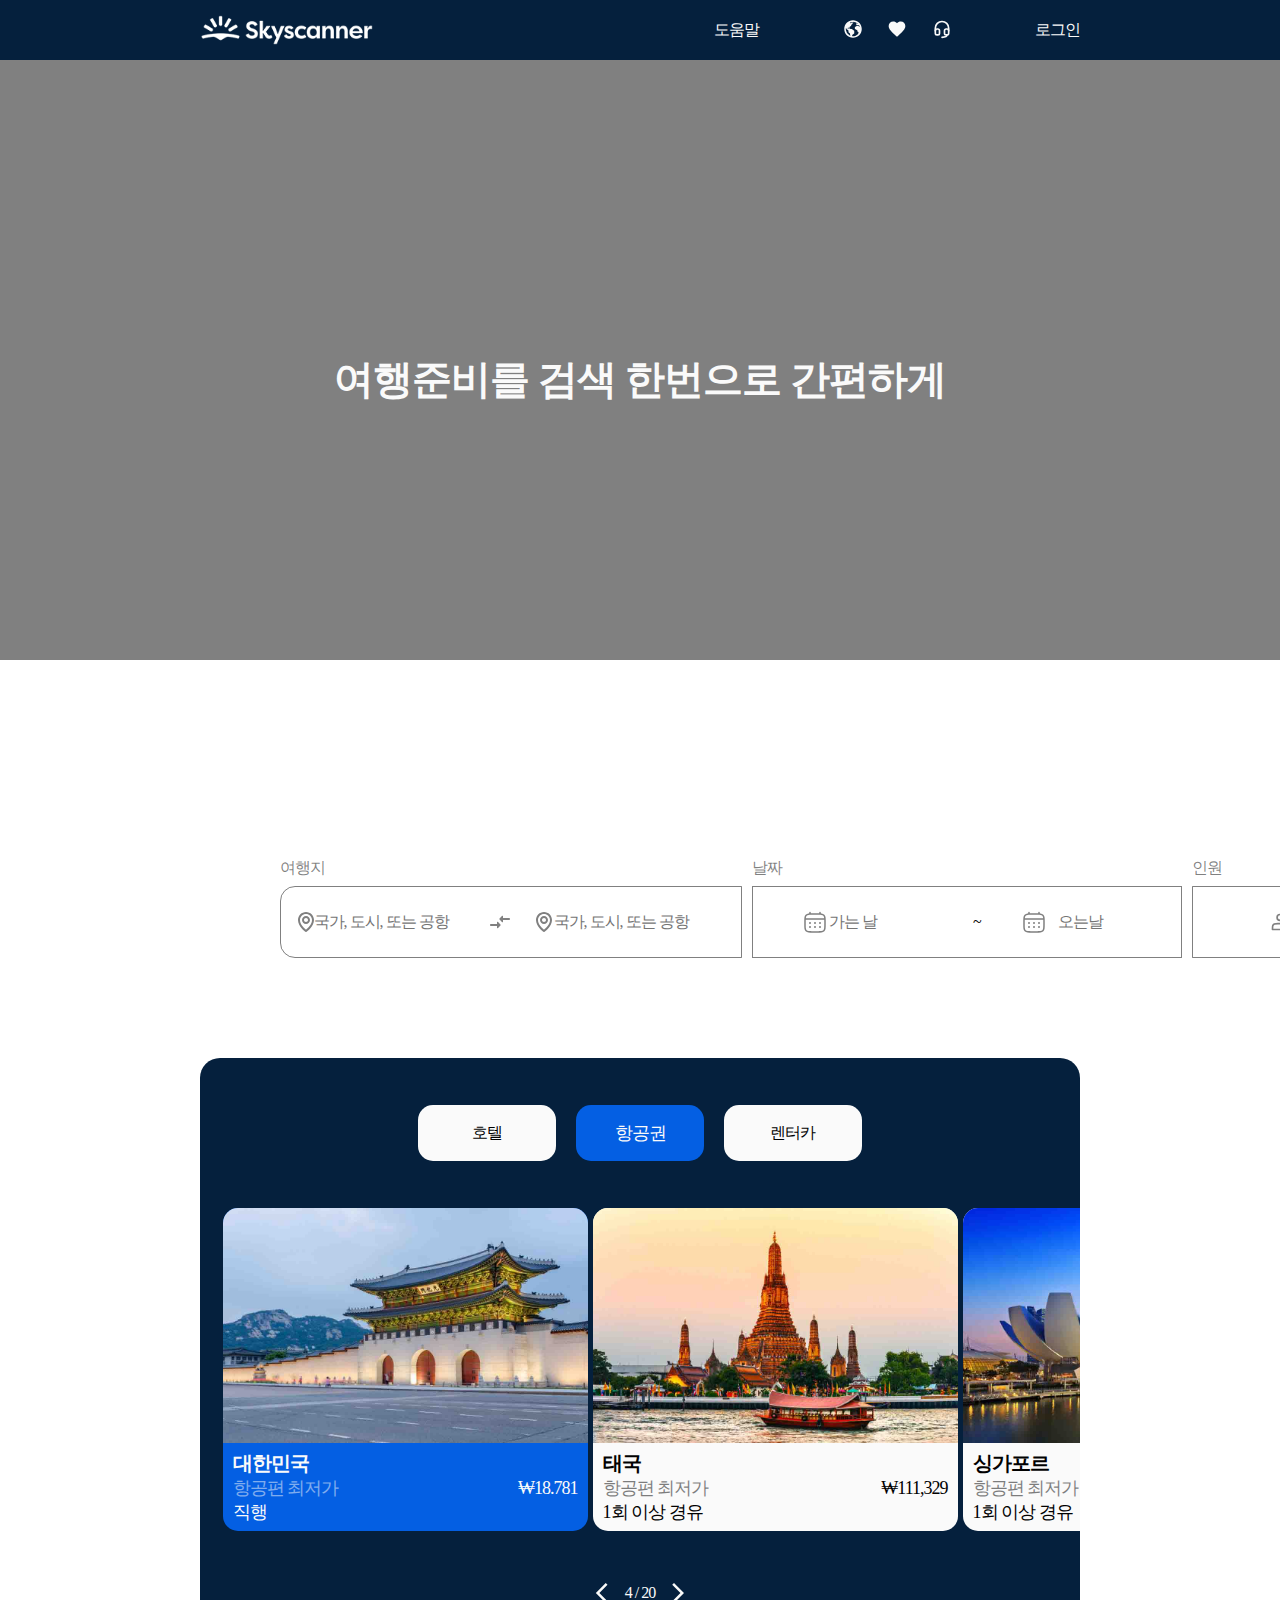
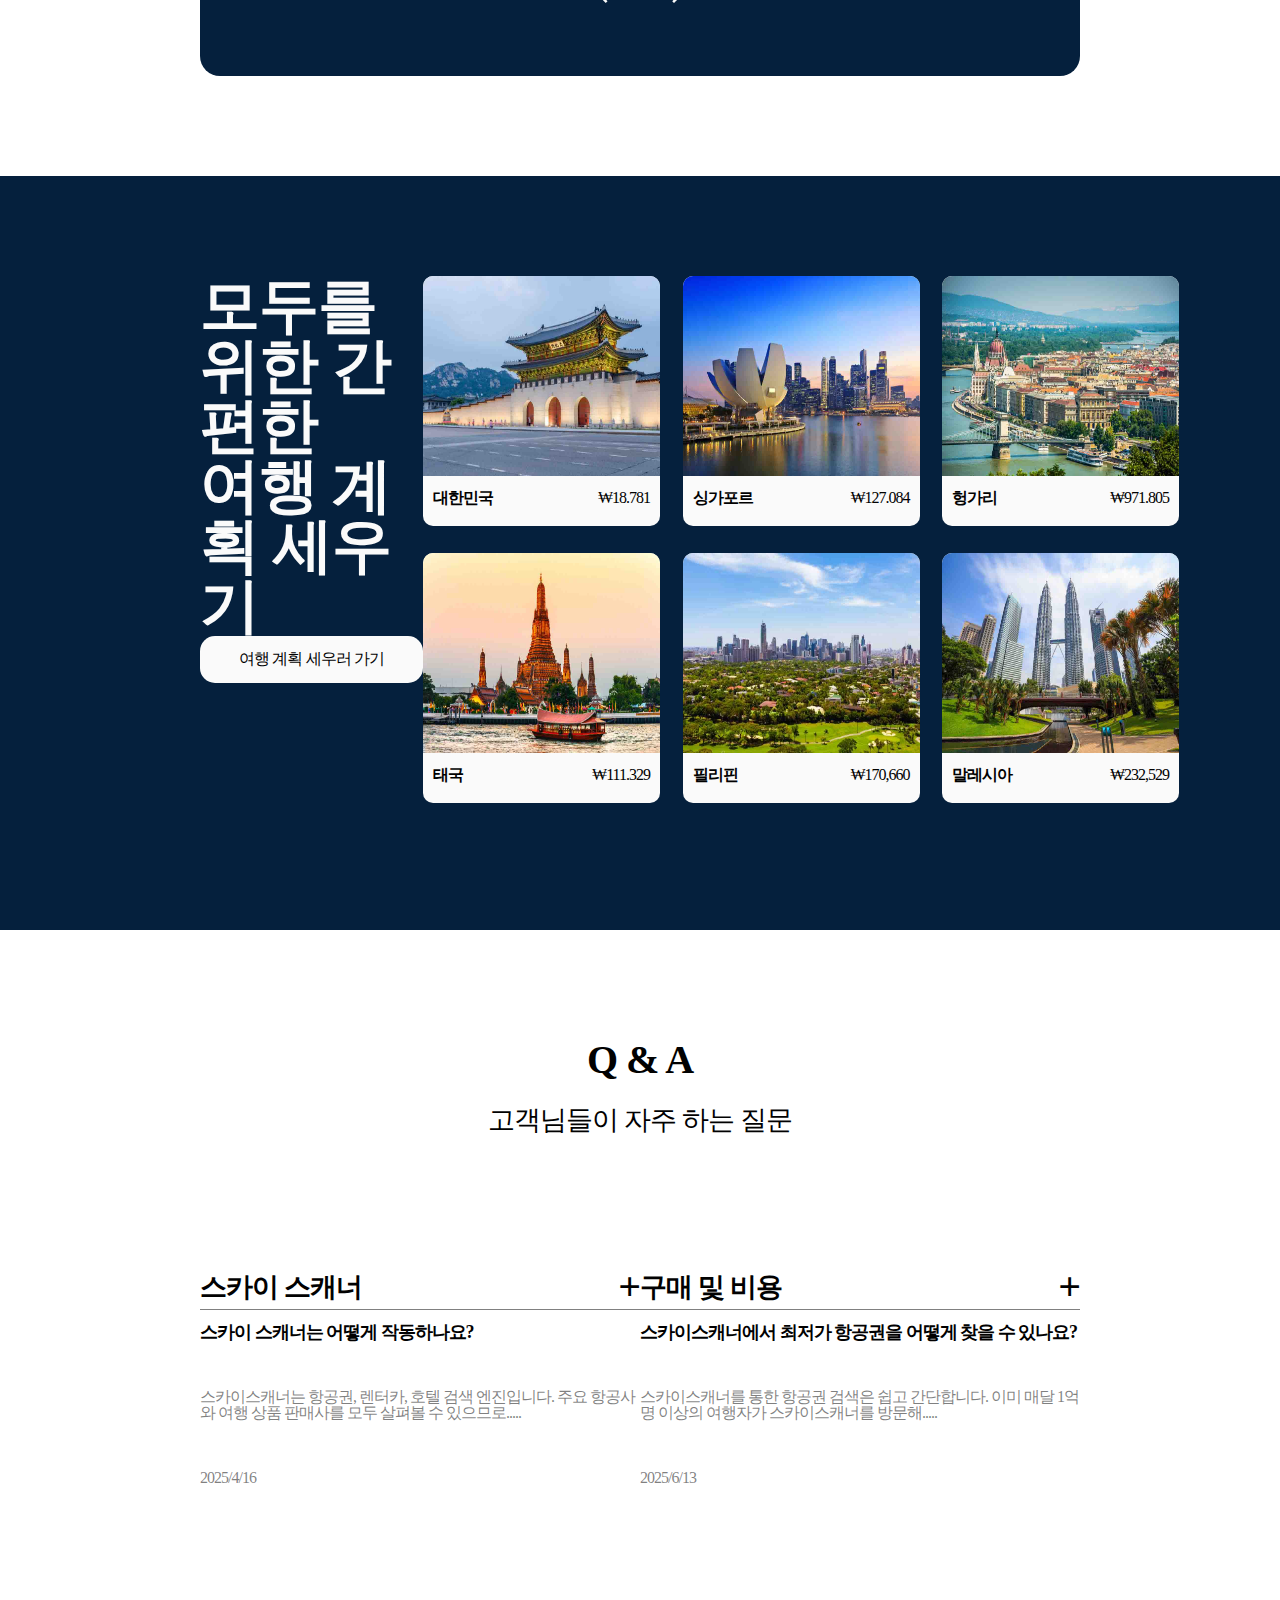
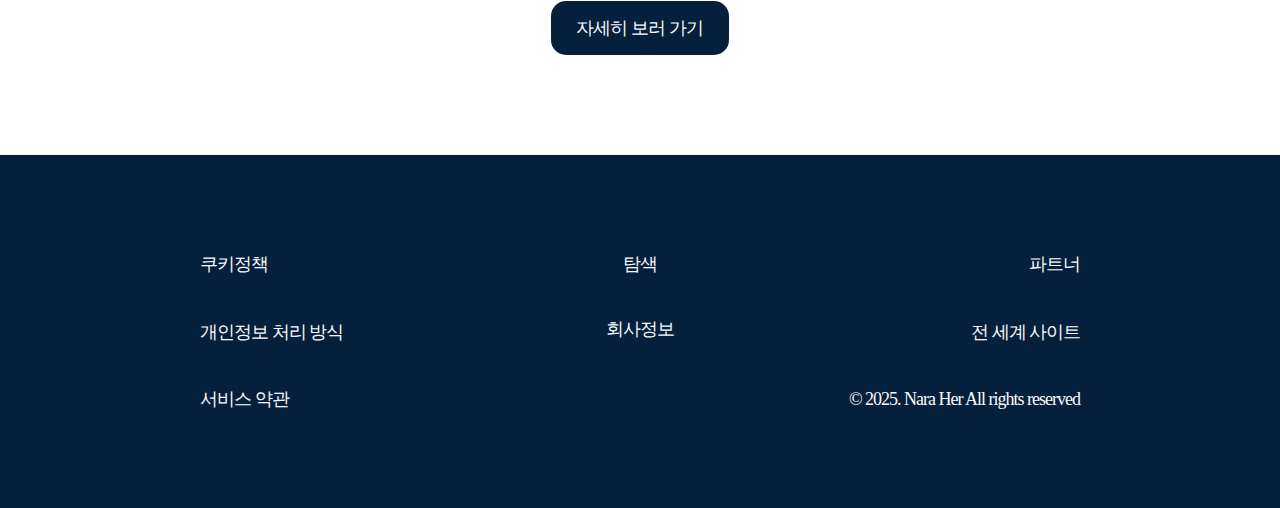
<file: p_p/skyscanner/main/index.html>
<!DOCTYPE html>
<html>
<head>
    <meta charset="UTF-8">
    <meta name="viewport" content="width=device-width, initial-scale=1.0">
    <title>sky scanner</title>


     <link rel="stylesheet" href="css/reset.css">
    
    <link rel="stylesheet" href="css\common.css">
    <link rel="stylesheet" href="css/styie.css">
    
    <script src="jquery-3.7.1.min.js"></script>
    
    <link rel="preconnect" href="https://fonts.googleapis.com">
    <link rel="preconnect" href="https://fonts.gstatic.com" crossorigin>
    <link href="https://fonts.googleapis.com/css2?family=Noto+Sans+KR:wght@100..900&family=Outfit:wght@100..900&display=swap" rel="stylesheet">

    <script>

        $(document).ready(function(){

            var num = 0;

            $('.right_btn').click(function(){
                // >

                num++;

                if(num>1){

                    num = 0;

                };

                console.log(num);

                $('.con_wrap_2').stop().animate({

                    left: -250 * num

                });

            });

            $('.left_btn').click(function(){
                // <

                num--;
                
                if(num<0){

                    num = 1;
                };

                $('.con_wrap_2').stop().animate({

                    left: -250*num

                });


            });


   

        });


     </script>

</head>

<body>

    <header>

    

        <div class="logo">

            <a href="#">

                <img src="img\Skyscanner-Logo.wine.png" 
                alt="sky_seanner_logo 스카이_스캐너_로고">

            </a>

        </div>

        <div class="menu_wrap">

            <div class="help">

                <a href="#">도움말</a>

            </div>

            <ul class="icon_wrap">

                <li class="icon i_earth">

                    <a href="#">

                        <svg xmlns="http://www.w3.org/2000/svg" width="20px" height="20px" viewBox="0 0 512 512">
                            <rect width="512" height="512" fill="none" />
                            <path fill="#fafafa" d="m267 474l-.8-.13a.85.85 0 0 0 .8.13m181.9-286.22a5.51 5.51 0 0 0-10.67-.63A5.52 5.52 0 0 1 433 191h-15.47a5.5 5.5 0 0 1-2.84-.79l-22.38-13.42a5.5 5.5 0 0 0-2.84-.79h-35.8a5.5 5.5 0 0 0-3.06.93l-44.15 29.43A5.52 5.52 0 0 0 304 211v41.74a5.51 5.51 0 0 0 2.92 4.87l57.89 30.9a5.55 5.55 0 0 1 2.92 4.8l.27 23.49a5.53 5.53 0 0 0 2.85 4.75l23.26 12.87a5.54 5.54 0 0 1 2.85 4.83v48.6a5.52 5.52 0 0 0 9.17 4.14c9.38-8.26 22.83-20.32 24.62-23.08q4.44-6.87 8.33-14.07a207.4 207.4 0 0 0 13.6-31c12.68-36.71 2.66-102.7-3.78-136.06M286.4 302.8l-61.33-46a4 4 0 0 0-2.4-.8h-29.1a3.78 3.78 0 0 1-2.68-1.11l-13.72-13.72a4 4 0 0 0-2.83-1.17h-53.19a3.79 3.79 0 0 1-2.68-6.47l8.42-8.42a3.78 3.78 0 0 1 2.68-1.11h32.37a8 8 0 0 0 7.7-5.83l6.89-24.5a4 4 0 0 1 2-2.47L206 177.06a3.79 3.79 0 0 0 2.05-3.37v-12.5a3.8 3.8 0 0 1 .68-2.17l14.6-21.02a3.75 3.75 0 0 1 1.78-1.38l20.43-7.67a3.79 3.79 0 0 0 2.46-3.55V114a3.8 3.8 0 0 0-1.69-3.16l-20.48-13.62A3.83 3.83 0 0 0 222 97l-27.88 13.94a3.78 3.78 0 0 1-4-.41l-13.22-10.45a3.8 3.8 0 0 1 .1-6l10.74-7.91a3.78 3.78 0 0 0-.09-6.16l-16.73-11.67a3.78 3.78 0 0 0-4-.22c-6.05 3.31-23.8 13.11-30.1 17.52a209.5 209.5 0 0 0-68.16 80c-1.82 3.76-4.07 7.59-4.29 11.72s-3.46 13.35-4.81 17.08a3.78 3.78 0 0 0 .24 3.1l35.69 65.58a3.74 3.74 0 0 0 1.38 1.44l37.55 22.54a3.78 3.78 0 0 1 1.81 2.73l7.52 54.54a3.82 3.82 0 0 0 1.61 2.61l29.3 20.14a4 4 0 0 1 1.65 2.48l15.54 73.8a3.6 3.6 0 0 0 .49 1.22c1.46 2.36 7.28 11 14.3 12.28c-.65.18-1.23.59-1.88.78a48 48 0 0 1 5 1.16c2 .54 4 1 6 1.43c3.13.62 3.44 1.1 4.94-1.68c2-3.72 4.29-5 6-5.46a3.85 3.85 0 0 0 2.89-2.9l10.07-46.68a4 4 0 0 1 1.6-2.42l45-31.9a4 4 0 0 0 1.69-3.27V306a4 4 0 0 0-1.55-3.2" />
                            <path fill="#fafafa" d="M262 48s-3.65.21-4.39.23q-8.13.24-16.22 1.12A207.5 207.5 0 0 0 184.21 64c2.43 1.68-1.75 3.22-1.75 3.22L189 80h35l24 12l21-12Zm92.23 72.06l16.11-14a4 4 0 0 0-.94-6.65l-18.81-8.73a4 4 0 0 0-5.3 1.9l-7.75 16.21a4 4 0 0 0 1.49 5.11l10.46 6.54a4 4 0 0 0 4.74-.38m75.41 20.61l-5.83-9c-.09-.14-.17-.28-.25-.43c-1.05-2.15-9.74-19.7-17-26.51c-5.45-5.15-7-3.67-7.43-2.53a3.77 3.77 0 0 1-1.19 1.6l-28.84 23.31a4 4 0 0 1-2.51.89h-14.93a4 4 0 0 0-2.83 1.17l-12 12a4 4 0 0 0 0 5.66l12 12a4 4 0 0 0 2.83 1.17h75.17a4 4 0 0 0 4-4.17l-.55-13.15a4 4 0 0 0-.64-2.01" />
                            <path fill="#fafafa" d="M256 72a184 184 0 1 1-130.1 53.9A182.77 182.77 0 0 1 256 72m0-40C132.3 32 32 132.3 32 256s100.3 224 224 224s224-100.3 224-224S379.7 32 256 32" />
                        </svg>
                                           
                    </svg>
                       
                    </a>

                </li>

                <li class="icon i_heart">

                    <a href="#">

                        <svg xmlns="http://www.w3.org/2000/svg" width="20px" height="20px" viewBox="0 0 24 24">
                        <rect width="24" height="24" fill="none" />
                        <path fill="#fafafa" d="m12 21.35l-1.45-1.32C5.4 15.36 2 12.27 2 8.5C2 5.41 4.42 3 7.5 3c1.74 0 3.41.81 4.5 2.08C13.09 3.81 14.76 3 16.5 3C19.58 3 22 5.41 22 8.5c0 3.77-3.4 6.86-8.55 11.53z" />
                        </svg>

                    </a>

                </li>

                <li class="icon i_headset">

                    <a href="#">

                        <svg xmlns="http://www.w3.org/2000/svg" width="20px" height="20px" viewBox="0 0 24 24">
                            <rect width="24" height="24" fill="none" />
                            <g fill="none" stroke="#fafafa" stroke-linecap="round" stroke-linejoin="round" stroke-width="2">
                                <path d="M4 14v-3a8 8 0 1 1 16 0v3m-2 5c0 1.657-2.686 3-6 3" />
                                <path d="M4 14a2 2 0 0 1 2-2h1a2 2 0 0 1 2 2v3a2 2 0 0 1-2 2H6a2 2 0 0 1-2-2zm11 0a2 2 0 0 1 2-2h1a2 2 0 0 1 2 2v3a2 2 0 0 1-2 2h-1a2 2 0 0 1-2-2z" />
                            </g>
                        </svg>

                    </a>

                </li>

            </ul>

            <div class="log_in">

                <div class="icon i_pepole ">

                    <svg xmlns="http://www.w3.org/2000/svg" width="20px" height="20px" viewBox="0 0 48 48">
                        <rect width="48" height="48" fill="none" />
                        <path fill="#fafafa" stroke="#fafafa" stroke-linecap="round" stroke-linejoin="round" stroke-width="4" d="M24 20a7 7 0 1 0 0-14a7 7 0 0 0 0 14M6 40.8V42h36v-1.2c0-4.48 0-6.72-.872-8.432a8 8 0 0 0-3.496-3.496C35.92 28 33.68 28 29.2 28H18.8c-4.48 0-6.72 0-8.432.872a8 8 0 0 0-3.496 3.496C6 34.08 6 36.32 6 40.8" />
                    </svg>

                </div>
                
                <a href="#">로그인</a>
            
            </div>

        </div>

    </header>


    <!-- /* 헤더 설정 끝--------------------- */ -->

    <!-- /* section 1 시작 */ -->


    <section class="section_1">


        <div class="img_wrap">

            <div class="bg_img"></div>
            

        </div>


        <div class="blak_box"></div>

       
        <h2 class="pc_h2">여행준비를 검색 한번으로 간편하게</h2>
        <h2 class="m_h2">여행 준비는 간편하게</h2>

    </section>

        <!-- /* section 1 끝 */ -->

        <!-- /* section 2 시작 */ -->

    <section class="section_2">

        <div class="form_wrap">

           <form action="#" autocomplete="on">

                <!-- ----------------여행지---------------------- -->

                <fieldset >

                    <legend><p>여행지</p></legend>

                    <div class="fieldset fieldset_1">
                    
                        <label for="departure">
                            
                            <div class="bx--map::after"></div>
                            <input type="text" placeholder="국가, 도시, 또는 공항" name ="travel_destination departure">
                    
                        </label>


                        <div class="icon_wrap icon_wrap_2 icon_wrap_2_1">

                            <div class="icon i_map_1 ">

                                    <svg xmlns="http://www.w3.org/2000/svg" width="24" height="24" viewBox="0 0 24 24">
                                        <rect width="24" height="24" fill="none" />
                                        <path fill="rgba(1, 1,1,0.5)" d="M12 14c2.206 0 4-1.794 4-4s-1.794-4-4-4s-4 1.794-4 4s1.794 4 4 4m0-6c1.103 0 2 .897 2 2s-.897 2-2 2s-2-.897-2-2s.897-2 2-2" />
                                        <path fill="rgba(1, 1,1,0.5)" d="M11.42 21.814a1 1 0 0 0 1.16 0C12.884 21.599 20.029 16.44 20 10c0-4.411-3.589-8-8-8S4 5.589 4 9.995c-.029 6.445 7.116 11.604 7.42 11.819M12 4c3.309 0 6 2.691 6 6.005c.021 4.438-4.388 8.423-6 9.73c-1.611-1.308-6.021-5.294-6-9.735c0-3.309 2.691-6 6-6" />
                                    </svg>

                            </div>

                            <div class="icon i_cp_arrows">

                                <svg xmlns="http://www.w3.org/2000/svg" width="24" height="24" viewBox="0 0 24 24">
                                    <rect width="24" height="24" fill="none" />
                                    <path fill="rgba(1, 1,1,0.5)" d="M9.01 14H3c-.55 0-1 .45-1 1s.45 1 1 1h6.01v1.79c0 .45.54.67.85.35l2.78-2.79c.19-.2.19-.51 0-.71l-2.78-2.79c-.31-.32-.85-.09-.85.35zm5.98-2.21V10H21c.55 0 1-.45 1-1s-.45-1-1-1h-6.01V6.21c0-.45-.54-.67-.85-.35l-2.78 2.79c-.19.2-.19.51 0 .71l2.78 2.79a.5.5 0 0 0 .85-.36" />
                                </svg>

                            </div>
                            
                            <div class="icon i_map_2 ">

                                    <svg xmlns="http://www.w3.org/2000/svg" width="24" height="24" viewBox="0 0 24 24">
                                        <rect width="24" height="24" fill="none" />
                                        <path fill="rgba(1, 1,1,0.5)" d="M12 14c2.206 0 4-1.794 4-4s-1.794-4-4-4s-4 1.794-4 4s1.794 4 4 4m0-6c1.103 0 2 .897 2 2s-.897 2-2 2s-2-.897-2-2s.897-2 2-2" />
                                        <path fill="rgba(1, 1,1,0.5)" d="M11.42 21.814a1 1 0 0 0 1.16 0C12.884 21.599 20.029 16.44 20 10c0-4.411-3.589-8-8-8S4 5.589 4 9.995c-.029 6.445 7.116 11.604 7.42 11.819M12 4c3.309 0 6 2.691 6 6.005c.021 4.438-4.388 8.423-6 9.73c-1.611-1.308-6.021-5.294-6-9.735c0-3.309 2.691-6 6-6" />
                                    </svg>
                            </div>
                            
                        </div>

                        <label for="arrival">

                            <input type="text" placeholder="국가, 도시, 또는 공항" name ="travel_destination arrival">

                        </label>

                    </div> 

                </fieldset>

                <!-- ---------------날짜------------------------ -->

                <fieldset>

                    <legend class="legend_2"><p>날짜</p></legend>

                    <div class="fieldset fieldset_2">


                        <label for="dep_date">

                            <input type="text" placeholder="가는 날" name ="travel_date dep_date">

                        </label>

                        
                        <div class="icon_wrap icon_wrap_2">

                            <div class="icon i_calendar_1 ">

                               <svg xmlns="http://www.w3.org/2000/svg" width="24" height="24" viewBox="0 0 24 24">
                                    <rect width="24" height="24" fill="none" />
                                    <path fill="rgba(1, 1,1,0.5)" d="M17 14a1 1 0 1 0 0-2a1 1 0 0 0 0 2m0 4a1 1 0 1 0 0-2a1 1 0 0 0 0 2m-4-5a1 1 0 1 1-2 0a1 1 0 0 1 2 0m0 4a1 1 0 1 1-2 0a1 1 0 0 1 2 0m-6-3a1 1 0 1 0 0-2a1 1 0 0 0 0 2m0 4a1 1 0 1 0 0-2a1 1 0 0 0 0 2" />
                                    <path fill="rgba(1, 1,1,0.5)" fill-rule="evenodd" d="M7 1.75a.75.75 0 0 1 .75.75v.763c.662-.013 1.391-.013 2.193-.013h4.113c.803 0 1.532 0 2.194.013V2.5a.75.75 0 0 1 1.5 0v.827q.39.03.739.076c1.172.158 2.121.49 2.87 1.238c.748.749 1.08 1.698 1.238 2.87c.153 1.14.153 2.595.153 4.433v2.112c0 1.838 0 3.294-.153 4.433c-.158 1.172-.49 2.121-1.238 2.87c-.749.748-1.698 1.08-2.87 1.238c-1.14.153-2.595.153-4.433.153H9.945c-1.838 0-3.294 0-4.433-.153c-1.172-.158-2.121-.49-2.87-1.238c-.748-.749-1.08-1.698-1.238-2.87c-.153-1.14-.153-2.595-.153-4.433v-2.112c0-1.838 0-3.294.153-4.433c.158-1.172.49-2.121 1.238-2.87c.749-.748 1.698-1.08 2.87-1.238q.35-.046.739-.076V2.5A.75.75 0 0 1 7 1.75M5.71 4.89c-1.005.135-1.585.389-2.008.812S3.025 6.705 2.89 7.71q-.034.255-.058.539h18.336q-.024-.284-.058-.54c-.135-1.005-.389-1.585-.812-2.008s-1.003-.677-2.009-.812c-1.027-.138-2.382-.14-4.289-.14h-4c-1.907 0-3.261.002-4.29.14M2.75 12c0-.854 0-1.597.013-2.25h18.474c.013.653.013 1.396.013 2.25v2c0 1.907-.002 3.262-.14 4.29c-.135 1.005-.389 1.585-.812 2.008s-1.003.677-2.009.812c-1.027.138-2.382.14-4.289.14h-4c-1.907 0-3.261-.002-4.29-.14c-1.005-.135-1.585-.389-2.008-.812s-.677-1.003-.812-2.009c-.138-1.027-.14-2.382-.14-4.289z" clip-rule="evenodd" />
                                </svg>

                            </div>


                            
                            <div class="icon i_calendar_2">

                                <svg xmlns="http://www.w3.org/2000/svg" width="24" height="24" viewBox="0 0 24 24">
                                    <rect width="24" height="24" fill="none" />
                                    <path fill="rgba(1, 1,1,0.5)" d="M17 14a1 1 0 1 0 0-2a1 1 0 0 0 0 2m0 4a1 1 0 1 0 0-2a1 1 0 0 0 0 2m-4-5a1 1 0 1 1-2 0a1 1 0 0 1 2 0m0 4a1 1 0 1 1-2 0a1 1 0 0 1 2 0m-6-3a1 1 0 1 0 0-2a1 1 0 0 0 0 2m0 4a1 1 0 1 0 0-2a1 1 0 0 0 0 2" />
                                    <path fill="rgba(1, 1,1,0.5)" fill-rule="evenodd" d="M7 1.75a.75.75 0 0 1 .75.75v.763c.662-.013 1.391-.013 2.193-.013h4.113c.803 0 1.532 0 2.194.013V2.5a.75.75 0 0 1 1.5 0v.827q.39.03.739.076c1.172.158 2.121.49 2.87 1.238c.748.749 1.08 1.698 1.238 2.87c.153 1.14.153 2.595.153 4.433v2.112c0 1.838 0 3.294-.153 4.433c-.158 1.172-.49 2.121-1.238 2.87c-.749.748-1.698 1.08-2.87 1.238c-1.14.153-2.595.153-4.433.153H9.945c-1.838 0-3.294 0-4.433-.153c-1.172-.158-2.121-.49-2.87-1.238c-.748-.749-1.08-1.698-1.238-2.87c-.153-1.14-.153-2.595-.153-4.433v-2.112c0-1.838 0-3.294.153-4.433c.158-1.172.49-2.121 1.238-2.87c.749-.748 1.698-1.08 2.87-1.238q.35-.046.739-.076V2.5A.75.75 0 0 1 7 1.75M5.71 4.89c-1.005.135-1.585.389-2.008.812S3.025 6.705 2.89 7.71q-.034.255-.058.539h18.336q-.024-.284-.058-.54c-.135-1.005-.389-1.585-.812-2.008s-1.003-.677-2.009-.812c-1.027-.138-2.382-.14-4.289-.14h-4c-1.907 0-3.261.002-4.29.14M2.75 12c0-.854 0-1.597.013-2.25h18.474c.013.653.013 1.396.013 2.25v2c0 1.907-.002 3.262-.14 4.29c-.135 1.005-.389 1.585-.812 2.008s-1.003.677-2.009.812c-1.027.138-2.382.14-4.289.14h-4c-1.907 0-3.261-.002-4.29-.14c-1.005-.135-1.585-.389-2.008-.812s-.677-1.003-.812-2.009c-.138-1.027-.14-2.382-.14-4.289z" clip-rule="evenodd" />
                                </svg>


                            </div>
                            
                        </div>
                

                        <p>~</p>

                        <label for="arr_date">

                            <input type="text" placeholder="오는날" name ="travel_date arr_date">

                        </label>

                        </div>

                </fieldset>

                    <!-- --------------인원-------------------------- -->

                    <fieldset >

                        <legend><p>인원</p></legend>

                        <div class="fieldset fieldset_3"> 

                            <div class="icon_wrap">

                                <div class="icon i_pepole_2 ">

                                    <svg xmlns="http://www.w3.org/2000/svg" width="20px" height="20px" viewBox="0 0 48 48">
                                        <rect width="48" height="48" fill="none" />
                                        <path fill="rgba(1, 1,1,0)" stroke="rgba(1, 1,1,0.5)" stroke-linecap="round" stroke-linejoin="round" stroke-width="4" d="M24 20a7 7 0 1 0 0-14a7 7 0 0 0 0 14M6 40.8V42h36v-1.2c0-4.48 0-6.72-.872-8.432a8 8 0 0 0-3.496-3.496C35.92 28 33.68 28 29.2 28H18.8c-4.48 0-6.72 0-8.432.872a8 8 0 0 0-3.496 3.496C6 34.08 6 36.32 6 40.8" />
                                    </svg>

                                </div>
                                
                            </div>

                            <input type="number" placeholder="나이, 인원수, 좌석등급" name ="travel_personnel Personnel">
                        
                        </div>

                    </fieldset>

                     <button class="but but_b  but_b_2"><p>검색하기</p></button>

                </form>

           

            
        </div>


        <div class="result_wrap">


            <div class="but_wrap">

                <button class="but">

                    <p>호텔</p>
                    
                </button>

                <button class="but but_b">

                    <p>항공권</p>

                </button>

                <button class="but">

                    <p>렌터카</p>

                </button>

            </div>

            <div class="con_wrap con_wrap_2">

                

                <div class="con con_2">
                    
                    <img src="img\tourist attraction-Korea.jpg" 
                    alt="대한민국 경복궁 여행">

                    <div class="title_wrap title_wrap_2">

                        <h2>

                            대한민국

                        </h2>

                        <div class="title_in_warp title_in_warp_2">

                            <p>항공편 최저가</p>
                            <p class="pare">₩18.781</p>

                        </div>

                        <p >직행</p>

                    </div>

                    <div class="blak_box"></div>

                </div>

                <div class="con con_2">

                    <img src="img\tourist attraction-. Thailand.jpg" 
                    alt="태국 여행">

                      <div class="title_wrap title_wrap_2">

                        <h2>

                            태국

                        </h2>

                        <div class="title_in_warp title_in_warp_2">

                            <p>항공편 최저가</p>
                            <p class="pare">₩111,329</p>

                        </div>

                        <p>1회 이상 경유</p>

                    </div>

                    <div class="blak_box"></div>


                </div>

                <div class="con con_2">

                    <img src="img\tourist attraction-Singapura.jpg" 
                    alt="싱가포르 여행">

                      <div class="title_wrap title_wrap_2">

                        <h2>

                            싱가포르

                        </h2> 

                        <div class="title_in_warp title_in_warp_2">

                            <p>항공편 최저가</p>
                            <p class="pare">₩127.084</p>

                        </div>

                        <p>1회 이상 경유</p>

                    </div>

                    <div class="blak_box"></div>

                </div>

                <div class="con con_2">

                    <img src="img\tourist attraction- Vietnam.jpg" 
                    alt="베트남 여행">

                      <div class="title_wrap title_wrap_2">

                        <h2>

                            베트남

                        </h2> 

                        <div class="title_in_warp title_in_warp_2">

                            <p>항공편 최저가</p>
                            <p class="pare">₩146,566</p>

                        </div>

                        <p>직항</p>

                    </div>

                    <div class="blak_box"></div>


                </div>

            </div>

            
            <div class="title_wrap title_wrap_2_2 ">

                <svg class="arrow left_btn" xmlns="http://www.w3.org/2000/svg" width="24" height="24" viewBox="0 0 24 24"><path fill="currentColor" d="M17.51 3.87L15.73 2.1L5.84 12l9.9 9.9l1.77-1.77L9.38 12z"/></svg>

                <p> 4 / 20</p>

                <svg class="arrow right_btn" xmlns="http://www.w3.org/2000/svg" width="24" height="24" viewBox="0 0 24 24"><path fill="currentColor" d="M6.23 20.23L8 22l10-10L8 2L6.23 3.77L14.46 12z"/></svg>

            </div>

        </div>


    </section>

            <!-- /* section 2 끝 */ -->
           <!-- /* section 3 시작 */ -->

    <section class="section_3">

        <div class="title_wrap titelr_wrap_3">

            <h2>
                
                모두를 위한 간편한 <br>
                여행 계획 세우기
            
            </h2>

            <button class=" but but_1">

                <a href="#">
                   <p>여행 계획 세우러 가기</p> 
                </a>

            </button>

        </div>


        <div class="con_wrap con_wrap_3">


            <div class="con_in_wrap_3">

                <div class="con con_3">

                    <img src="img\tourist attraction-Korea.jpg" 
                    alt="대한민국 경복궁 여행">

                    <div class="con_tittel_wrap">

                        <h2>대한민국</h2>
                        <p>₩18.781</p>

                    </div>

                </div>

                <div class="con con_3">
                    
                    <img src=" img\tourist attraction-Singapura.jpg" 
                    alt="싱가포르 여행">

                    <div class="con_tittel_wrap">

                        <h2>싱가포르</h2>
                        <p>₩127.084</p>

                    </div>

                </div>

                <div class="con con_3">

                    <img src=" img\tourist attraction-Hungary.jpg" 
                    alt="헝가리  여행">

                    

                    <div class="con_tittel_wrap">

                        <h2>헝가리</h2>
                        <p>₩971.805</p>

                    </div>

                </div>

            </div>

            <div class="con_in_wrap_3">

                <div class="con con_3">

                    <img src=" img\tourist attraction-. Thailand.jpg" 
                    alt="태국 여행">

                    <div class="con_tittel_wrap">

                        <h2>태국</h2>
                        <p>₩111.329</p>

                    </div>

                </div>

                <div class="con con_3">
                    
                    <img src="img\tourist attraction-Pilipinas.jpg" 
                    alt="필리핀 여행">

                    <div class="con_tittel_wrap">

                        <h2>필리핀</h2>
                        <p>₩170,660</p>

                    </div>

                </div>

                <div class="con con_3">

                    <img src="img\tourist attraction-Malaysia.jpg" 
                    alt="말레시아 여행">

                    <div class="con_tittel_wrap ">

                        <h2>말레시아</h2>
                        <p>₩232,529</p>

                    </div>

                </div>

            </div>

        </div>

    </section>

        <!-- /* section 3 끝 */ -->
        <!-- /* section 4 시작 */ -->


    <section class="section_4">

        <div class="wrap_4">

            <div class="title_wrap title_wrap_4">

                <h2> Q & A</h2>
                <h3>고객님들이 자주 하는 질문</h3>

            </div>

            <div class="con_wrap con_wrap_4">

                <div class="con con_4">

                    <div class="con_in_title_wrap con_itw_1">

                        <h3>스카이 스캐너</h3>

                        <p>+</p>

                    </div>

                    <div class="con_itw_2">

                        <h3>

                            스카이 스캐너는 어떻게 작동하나요?
                        
                        </h3>

                        <p>
                            스카이스캐너는 항공권, 렌터카, 호텔 검색 엔진입니다.  
                        주요 항공사와 여행 상품 판매사를 모두 살펴볼 수 있으므로.....

                        </p>

                        <p>

                            2025/4/16

                        </p>

                    </div>

                </div>
                
                <div class="con con_4">

                    <div class="con_in_title_wrap con_itw_1 con_itw_1_2">

                        <h3>구매 및 비용</h3>

                        <p>+</p>

                    </div>

                    <div class=" con_itw_2 ">

                        <h3>

                            스카이스캐너에서 최저가 항공권을 어떻게 찾을 수 있나요?
                        
                        </h3>

                        <p>
                            스카이스캐너를 통한 항공권 검색은 쉽고 간단합니다. 
                            이미 매달 1억 명 이상의 여행자가 스카이스캐너를 방문해.....

                        <p>

                            2025/6/13

                        </p>

                    </div>

                </div>

            </div>

            <button class="but_b but_b_4">

                <p>

                    자세히 보러 가기

                </p>

            </button>

        </div>

    </section>

    <footer>

        <div class="title_wrap title_wrap_f">


            <div class="titel_in_wrap ti_in_wrp_f_1">

                <a href="#">

                    <p>

                        쿠키정책

                    </p>
                
                </a>

                
                <a href="#">

                    <p>

                        개인정보 처리 방식

                    </p>

                </a>


                <a href="#">

                    <p>

                        서비스 약관

                    </p>

                </a>

            </div>


            <div class="titel_in_wrap ti_in_wrp_f_2">
        
                <a href="#">

                    <p>

                        탐색

                    </p>
                
                </a>

                <a href="#">

                    <p>

                        회사정보

                    </p>

                </a>
            
            </div>

            <div class="titel_in_wrap ti_in_wrp_f_3">

                <a href="#">

                    <p>

                        파트너

                    </p>
                
                </a>

                <a href="#">

                    <p>

                        전 세계 사이트 

                    </p>

                </a>

                <a href="#">

                    <p>

                        © 2025. Nara Her All rights reserved 

                    </p>

                </a>

            </div>

        </div>
        
    </footer>
    
</body>
</html>
</file>
<file: p_p/skyscanner/main/css/styie.css>
/*
    
    메인 컬러
    
    color: #05203D;
    color: #045FE3;


    서브컬러

    color: #010101;
    color: #FAFAFA; 
    
    */

header {
  width: 100%;
  height: 60px;

  background-color: #05203d;
  color: #fafafa;

  padding: 10px 200px;

  display: flex;
  justify-content: space-between;
  align-items: center;
}

.logo {
  width: 173px;
  height: 39px;

  display: flex;
  align-items: center;
}

header a {
  color: #fafafa;
}

.log_in {
  display: flex;
  align-items: center;

  justify-content: center;
}

.i_pepole {
  display: none;
}

/* 헤더 설정 끝--------------------- */

/* section 1 설정 시작 */

.section_1 {
  width: 100%;
  height: 600px;

  position: relative;

  overflow: hidden;

  /* background-color: aqua; */
}

.bg_img {
  width: 100%;
  height: 100%;

  background-image: url(https://img.freepik.com/free-photo/both-male-female-tourists-carry-backpack-stand-road-raise-their-hands-both-sides_1150-24549.jpg);
  background-size: cover;
  background-repeat: no-repeat;
  background-position: 0 20%;
}

.blak_box {
  width: 100%;
  height: 100%;

  background-color: rgba(1, 1, 1, 0.5);

  position: absolute;
  top: 0;
  left: 0;

  z-index: 10;
}

.section_1 h2 {
  color: #fafafa;

  position: absolute;
  top: 50%;
  left: 50%;

  z-index: 11;

  transform: translateX(-50%);
}

.m_h2 {
  display: none;
}

/* -------------------------------------- */

/* section 2 설정 시작 */

.section_2 {
  width: 100%;
}

.con_wrap_2 {
  width: 1520px;

  padding: 0 20px;

  overflow: hidden;

  position: relative;
}

.con_2 {
  width: 365px;
  /* height: 360px; */

  background-color: #fafafa;

  border-radius: 15px;

  overflow: hidden;
}

.con_2 .blak_box {
  display: none;
}

.con_wrap_2 .con:first-child {
  background-color: #045fe3;
}

.con_wrap_2 .con:first-child h2 {
  color: #fafafa;
}

.con_wrap_2 .con:first-child p {
  color: #fafafa;
}

.con img {
  width: 100%;
  height: 235px;
}

legend p {
  color: rgba(1, 1, 1, 0.5);
}

/* ---------- */

.title_wrap_2 {
  height: 88px;

  padding: 10px;

  align-items: start;
  justify-content: space-between;
  flex-direction: column;
}

.title_wrap_2 h2 {
  font-size: 20px;
}

.title_wrap_2 p {
  font-size: 18px;
}

.title_in_warp_2 p:first-child {
  opacity: 0.5;
}

.title_wrap_2_2 {
  width: 100px;
  height: 24px;

  color: #fafafa;

  margin: 50px auto;

  display: flex;
  align-items: center;
  justify-content: space-between;
}

.title_wrap_2_2 p {
  color: #fafafa;
}

/* --------- */

.fieldset_1 {
  border-radius: 15px 0 0 15px;
}

.fieldset_2 {
  display: flex;

  margin: 0 10px 0 10px;

  align-items: center;
  justify-content: space-between;
}

.fieldset_1 input {
  margin-right: 20px;
}

.legend_2 {
  margin-left: 10px;
}

.fieldset_3 {
  border-radius: 0 15px 15px 0;
}

.form_wrap button {
  width: 160px;
}

.but_b_2 {
  margin-top: 20px;
  margin-left: 10px;
  width: 160px;
  height: 70px;
}

/* --------icon------------*/

.i_map_1 {
  color: rgba(1, 1, 1, 0.5);
  position: absolute;
  top: 23px;
  left: 13px;
}

.i_cp_arrows {
  color: rgba(1, 1, 1, 0.5);
  position: absolute;
  top: 23px;
  left: 45%;
}

.i_map_2 {
  color: rgba(1, 1, 1, 0.5);
  position: absolute;
  top: 23px;
  right: 185px;
}

.icon_wrap_2 {
  width: 20px;
}

.i_calendar_1 {
  color: rgba(1, 1, 1, 0.5);
  position: absolute;
  top: 23px;
  left: 50px;
}

.i_calendar_2 {
  color: rgba(1, 1, 1, 0.5);

  z-index: 10;

  position: absolute;
  top: 23px;
  right: 135px;
}

.i_pepole_2 {
  color: rgba(1, 1, 1, 0.5);

  position: absolute;
  top: 25px;
  left: 25%;
}

/* -------------------------------------- */
/* section 3 설정 시작 */

.section_3 {
  background-color: #05203d;

  display: flex;
  justify-content: space-between;
  align-items: start;
}

.titelr_wrap_3 {
  height: 237px;

  display: flex;
  flex-direction: column;
  justify-content: space-between;
}

.titelr_wrap_3 h2 {
  font-size: 60px;
  color: #fafafa;
}

.con_wrap_3 {
  width: 756px;

  padding: 0;
  margin: 0;

  display: flex;
  justify-content: space-around;
  align-items: center;

  flex-direction: column;
}

.con_in_wrap_3 {
  width: 756px;
  height: 250px;

  margin-bottom: 27px;

  display: flex;
  align-items: center;
  justify-content: space-between;
}

.con_3 {
  width: 237px;
  height: 250px;

  background-color: #fafafa;

  padding: 0 0 10px 0;

  border-radius: 10px;

  display: flex;

  align-items: center;
  justify-content: space-between;
  flex-direction: column;

  overflow: hidden;
}

.con_3 img {
  width: 100%;
  height: 200px;
}

.con_3 h2,
.con_3 p {
  font-size: 16px;
}

/* -------------------------------------- */
/* section 4 설정 시작 */

.wrap {
  width: 1524px;
}

.title_wrap_4 {
  width: 100%;

  display: flex;
  align-items: center;
  justify-content: space-between;

  flex-direction: column;

  text-align: center;

  line-height: 60px;
}

.titelr_wrap_4 h2 {
  font-size: 60px;
  line-height: 100px;
}

.titelr_wrap_4 h3 {
  color: rgba(1, 1, 1, 0.5);
}

.con_4 {
  width: 625px;
  height: 220px;

  display: flex;
  justify-content: space-between;

  flex-direction: column;
}

.con_wrap_4 {
  width: 100%;

  display: flex;
  justify-content: space-between;
}

.wrap_4 {
  width: 100%;
  height: 625px;

  display: flex;

  align-items: center;
  flex-direction: column;

  justify-content: space-between;
}

.con_itw_1 {
  border-bottom: 1px solid rgba(1, 1, 1, 0.5);
}

.con_in_title_wrap {
  display: flex;
  align-items: center;
  justify-content: space-between;
}

.con_in_title_wrap h3 {
  font-weight: 700;
  line-height: 43px;
}

.con_in_title_wrap p {
  font-size: 40px;
  font-weight: 700;
}

.con_itw_2 {
  height: 100%;

  display: flex;

  align-items: start;
  justify-content: space-between;
  flex-direction: column;
}

.con_itw_2 p {
  font-weight: 500;
}

.con_wrap_4 .con_itw_1 h3 {
  font-size: 27px;
  font-weight: 700;
}

.con_wrap_4 .con_itw_2 h3 {
  margin-top: 13px;
  font-size: 18px;
  font-weight: 700;
}

.con_itw_2 p {
  font-size: 16px;
  font-weight: 500;
  color: rgba(1, 1, 1, 0.5);
}

.but_b_4 {
  height: 54px;
  width: 178px;

  background-color: #05203d;
}

/* ---------------------------------------*/
/*footer 설정 시작 */

.title_wrap_f {
  width: 100%;

  display: flex;
  justify-content: space-between;
}

.titel_in_wrap {
  height: 153px;
  width: 30%;

  display: flex;

  justify-content: space-between;
  flex-direction: column;
}

.title_wrap_f a p {
  color: #fafafa;

  font-size: 18px;
  font-weight: 300;

  /* line-height: 40px; */
}

.ti_in_wrp_f_2 {
  height: 83px;
}

.ti_in_wrp_f_2 p {
  text-align: center;
}

.ti_in_wrp_f_3 p {
  text-align: right;
}

/* ---------------------------------------*/
/*반응형 설정 시작 */

@media screen and (max-width: 768px){

  .menu{

    display: none;

  }

  header {

    padding: 17px 10px;

  }

  .logo {

    width: 96px;
    height: 16px;

  }

  header svg {
    font-size: 14px;
    height: 14px;
    width: 14px;
  }

  /* -------------------------------------- */
  /* section 1 설정 시작 */

  .section_1 h2 {

    font-size: 22px;

  }

  .bg_img {
    background-image: url(https://img.freepik.com/free-photo/rural-travelers-exploring-surroundings-together_23-2149125447.jpg);
  }

  .m_h2 {
    display: block;
    font-size: 25px;
  }

  .pc_h2 {
    display: none;
  }

  /* -------------------------------------- */
  /* section 2 설정 시작 */

  .section_2 {
    width: 100%;
  }

  .con_2 {
    width: 345px;
    height: 160px;

    margin-bottom: 15px;

    /* height: 360px; */

    background-color: #fafafa;

    border-radius: 15px;

    overflow: hidden;

    position: relative;
  }

  .con_2 .blak_box {
    display: block;
  }

  .con_2 h2 {
    color: #fafafa;
    position: absolute;
    top: 85px;

    font-size: 16px;

    z-index: 11;
  }

  .con_2 p {
    font-size: 12px;

    color: #fafafa;
    position: absolute;
    top: 110px;

    z-index: 11;
  }

  .pare {
    right: 20px;
  }

  .con_2 p:first-child {
    display: none;
  }

  .con_wrap_2 {
    display: flex;

    align-items: center;
    justify-content: space-evenly;
    flex-direction: column;

    width: 100%;
    height: 685px;
  }

  .result_wrap {
    width: 100%;
    height: 892px;
    align-items: center;
    justify-content: space-between;

    border-radius: 0;
  }

  .fieldset {
    width: 345px;
    height: 60px;

    border-radius: 15px;

    display: flex;
    align-items: center;
    justify-content: center;
  }

  legend p {
    margin-top: 20px;
  }

  .fieldset_3 input {
    width: 150px;
  }

  .fieldset_3 .icon_wrap {
    width: 10px;
  }

  .form_wrap {
    width: 100%;
    height: 100%;

    display: flex;
    align-content: center;
    justify-content: space-between;

    flex-direction: column;

    margin-left: 0;
  }

  .fieldset_1 {
    justify-content: center;
  }

  .fieldset_2 {
    display: flex;

    margin: 0;
  }

  .fieldset_2 .icon_wrap_2 {
    width: 0;
  }

  .fieldset_1 input {
    margin-right: 0;
  }

  .legend_2 {
    margin-left: 0;
  }

  .fieldset_1 {
    border-radius: 15px;
  }

  .fieldset_3 {
    border-radius: 15px;
  }

  .form_wrap button {
    width: 160px;
  }

  /* --------icon------------*/

  .i_map_1 {
    color: rgba(1, 1, 1, 0.5);
    position: absolute;
    top: 19px;
    left: 7px;
  }

  .i_cp_arrows {
    color: rgba(1, 1, 1, 0.5);
    position: absolute;
    top: 19px;
    left: 159px;
  }

  .i_map_2 {
    color: rgba(1, 1, 1, 0.5);
    position: absolute;
    top: 19px;
    right: 130px;
  }

  .icon_wrap_2 {
    width: 20px;
  }

  .i_calendar_1 {
    color: rgba(1, 1, 1, 0.5);
    position: absolute;
    top: 19px;
    left: 20%;
  }

  .i_calendar_2 {
    color: rgba(1, 1, 1, 0.5);

    z-index: 10;

    position: absolute;
    top: 19px;
    right: 140px;
  }

  .i_pepole_2 {
    color: rgba(1, 1, 1, 0.5);

    position: absolute;
    top: 19px;
    left: 22%;
  }

  .icon_wrap_2_1 {
    width: 85px;
  }

  /* -------------------------------------- */
  /* section 3  설정 시작 */

  .section_3 {
    width: 100%;
    height: 500px;
    background-color: white;

    display: flex;
    flex-direction: column;

    position: relative;
  }

  .section_3 h2 {
    font-size: 20px;
    color: #010101;
  }

  .con_in_wrap_3 .con_3:last-child {
    display: none;
  }

  .con_in_wrap_3 .con_3:nth-child(2) {
    margin-left: 10px;
  }

  .titelr_wrap_3 h2 {
    margin-left: 20px;
    margin-bottom: 14px;
  }

  .con_3 {
    width: 231px;
    height: 141px;
  }

  .con_3 img {
    width: 100;
    height: 115px;
  }
  .con_3 h2 {
    font-size: 12px;
  }

  .con_3 p {
    font-size: 12px;
  }

  .con_in_wrap_3 {
    width: 452px;
    height: 50%;
    margin-bottom: 10px;
  }

  .con_in_title_wrap {
    height: 20px;
  }

  .titelr_wrap_3 {
    height: 48px;
  }

  .titelr_wrap_3 p:not(.but_1 p) {
    display: none;
  }

  .con_wrap_3 {
    box-sizing: content-box;

    background-color: #05203d;
    display: flex;
    align-items: start;
    flex-direction: column;

    border: solid #05203d 20px;
  }

  .but_wrap {
    width: 100%;

    padding: 20px;
  }

  .but_b_2 {
    width: 143px;
    height: 40px;
    padding: 10px 42px;
  }

  .but_b_2 p {
    font-size: 16px;
    width: 100%;
  }

  .but_1 {
    position: absolute;

    width: 145px;
    height: 40px;

    border: rgba(1, 1, 1, 0.5) solid 1px;
    bottom: -30px;
    left: 50%;

    transform: translateX(-50%);
  }

  .but_1 p {
    font-size: 12px;
  }

  /* -------------------------------------- */
  /* section 4 설정 시작 */

  .wrap_4 {
    padding: 0 20px;
  }

  .con_wrap_4 {
    flex-direction: column;
  }

  .title_wrap_4 {
    font-size: 20px;

    line-height: 40px;

    align-items: start;
  }

  .title_wrap_4 h3 {
    width: 100%;

    text-align: start;
    font-size: 16px;
    color: rgba(1, 1, 1, 0.5);

    border-bottom: rgba(1, 1, 1, 0.5) solid 1px;
  }

  .con_4 {
    width: 100%;
  }

  .con_4 .con_itw_1 h3 {
    font-size: 16px;
    line-height: 0;
  }

  .con_itw_1 p {
    font-size: 25px;
  }

  .con_wrap_4 .con_itw_2 h3 {
    font-size: 12px;
    line-height: 16px;
  }

  .con_4 .con_in_title_wrap h3 {
    font-size: 16px;
  }

  .con_itw_2 p {
    font-size: 12px;
    line-height: 20px;
  }

  .con_itw_1 {
    margin-top: 20px;
    border-bottom: none;
  }

  .but_b_4 {
    width: 120px;
    height: 40px;
    padding: 11px 19px;
  }

  .but_b_4 p {
    width: 100%;
    font-size: 12px;
  }

  /* ---------------------------------------*/
  /*footer 설정 시작 */

  footer {
    display: flex;
    align-items: center;
    justify-content: center;

    width: 120px;
    display: none;
  }
}
</file>
